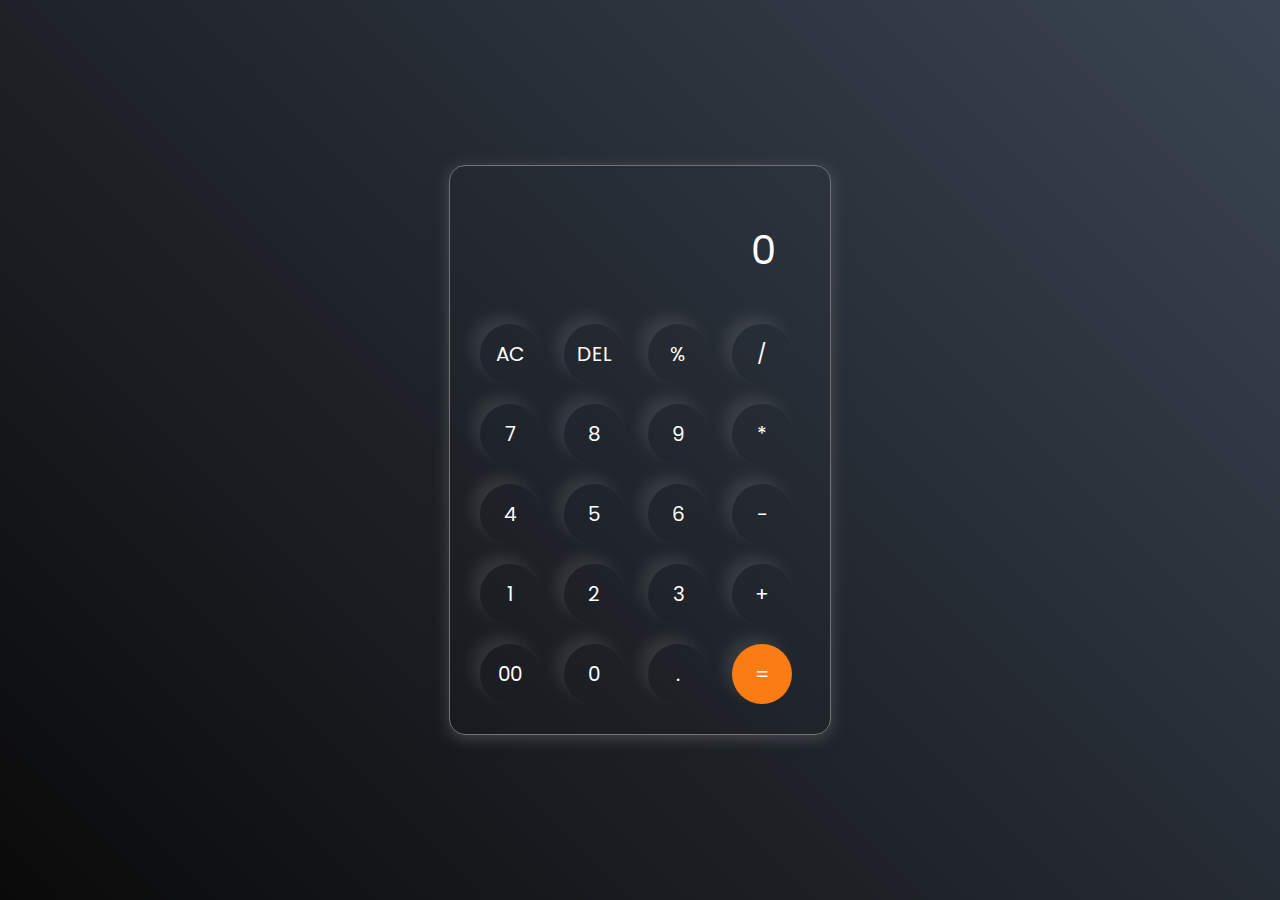
<file: CALUCULATOR/index.html>
<!DOCTYPE html>
<html lang="en">
  <head>
    <meta charset="UTF-8" />
    <meta http-equiv="X-UA-Compatible" content="IE=edge" />
    <meta name="viewport" content="width=device-width, initial-scale=1.0" />
    <link rel="stylesheet" href="style.css" />
    <title>Calculator - By Code Traversal</title>
  </head>
  <body>
    <div class="container">
      <div class="calculator">
        <input type="text" id="inputBox" placeholder="0" />
        <div>
          <button class="button operator">AC</button>
          <button class="button operator">DEL</button>
          <button class="button operator">%</button>
          <button class="button operator">/</button>
        </div>
        <div>
          <button class="button">7</button>
          <button class="button">8</button>
          <button class="button">9</button>
          <button class="button operator">*</button>
        </div>
        <div>
          <button class="button">4</button>
          <button class="button">5</button>
          <button class="button">6</button>
          <button class="button operator">-</button>
        </div>
        <div>
          <button class="button">1</button>
          <button class="button">2</button>
          <button class="button">3</button>
          <button class="button operator">+</button>
        </div>

        <div>
          <button class="button">00</button>
          <button class="button">0</button>
          <button class="button">.</button>
          <button class="button equalBtn">=</button>
        </div>
      </div>
    </div>

    <script src="script.js"></script>
  </body>
</html>
</file>
<file: CALUCULATOR/style.css>
@import url('https://fonts.googleapis.com/css2?family=Poppins:wght@500&display=swap');

*{
    margin: 0;
    padding: 0;
    box-sizing: border-box;
    font-family: 'Poppins', sans-serif;
}

body{
    width: 100%;
    height: 100vh;
    display: flex;
    justify-content: center;
    align-items: center;
    background: linear-gradient(45deg, #0a0a0a, #3a4452);
}

.calculator{
    border: 1px solid #717377;
    padding: 20px;
    border-radius: 16px;
    background: transparent;
    box-shadow: 0px 3px 15px rgba(113, 115, 119, 0.5);

}

input{
    width: 320px;
    border: none;
    padding: 24px;
    margin: 10px;
    background: transparent;
    box-shadow: 0px 3px 15px rgbs(84, 84, 84, 0.1);
    font-size: 40px;
    text-align: right;
    cursor: pointer;
    color: #ffffff;
}

input::placeholder{
    color: #ffffff;
}

button{
    border: none;
    width: 60px;
    height: 60px;
    margin: 10px;
    border-radius: 50%;
    background: transparent;
    color: #ffffff;
    font-size: 20px;
    box-shadow: -8px -8px 15px rgba(255, 255, 255, 0.1);
    cursor: pointer;
}

.equalBtn{
    background-color: #fb7c14;
}

.operator{
    color: #6dee0a;
}
</file>
